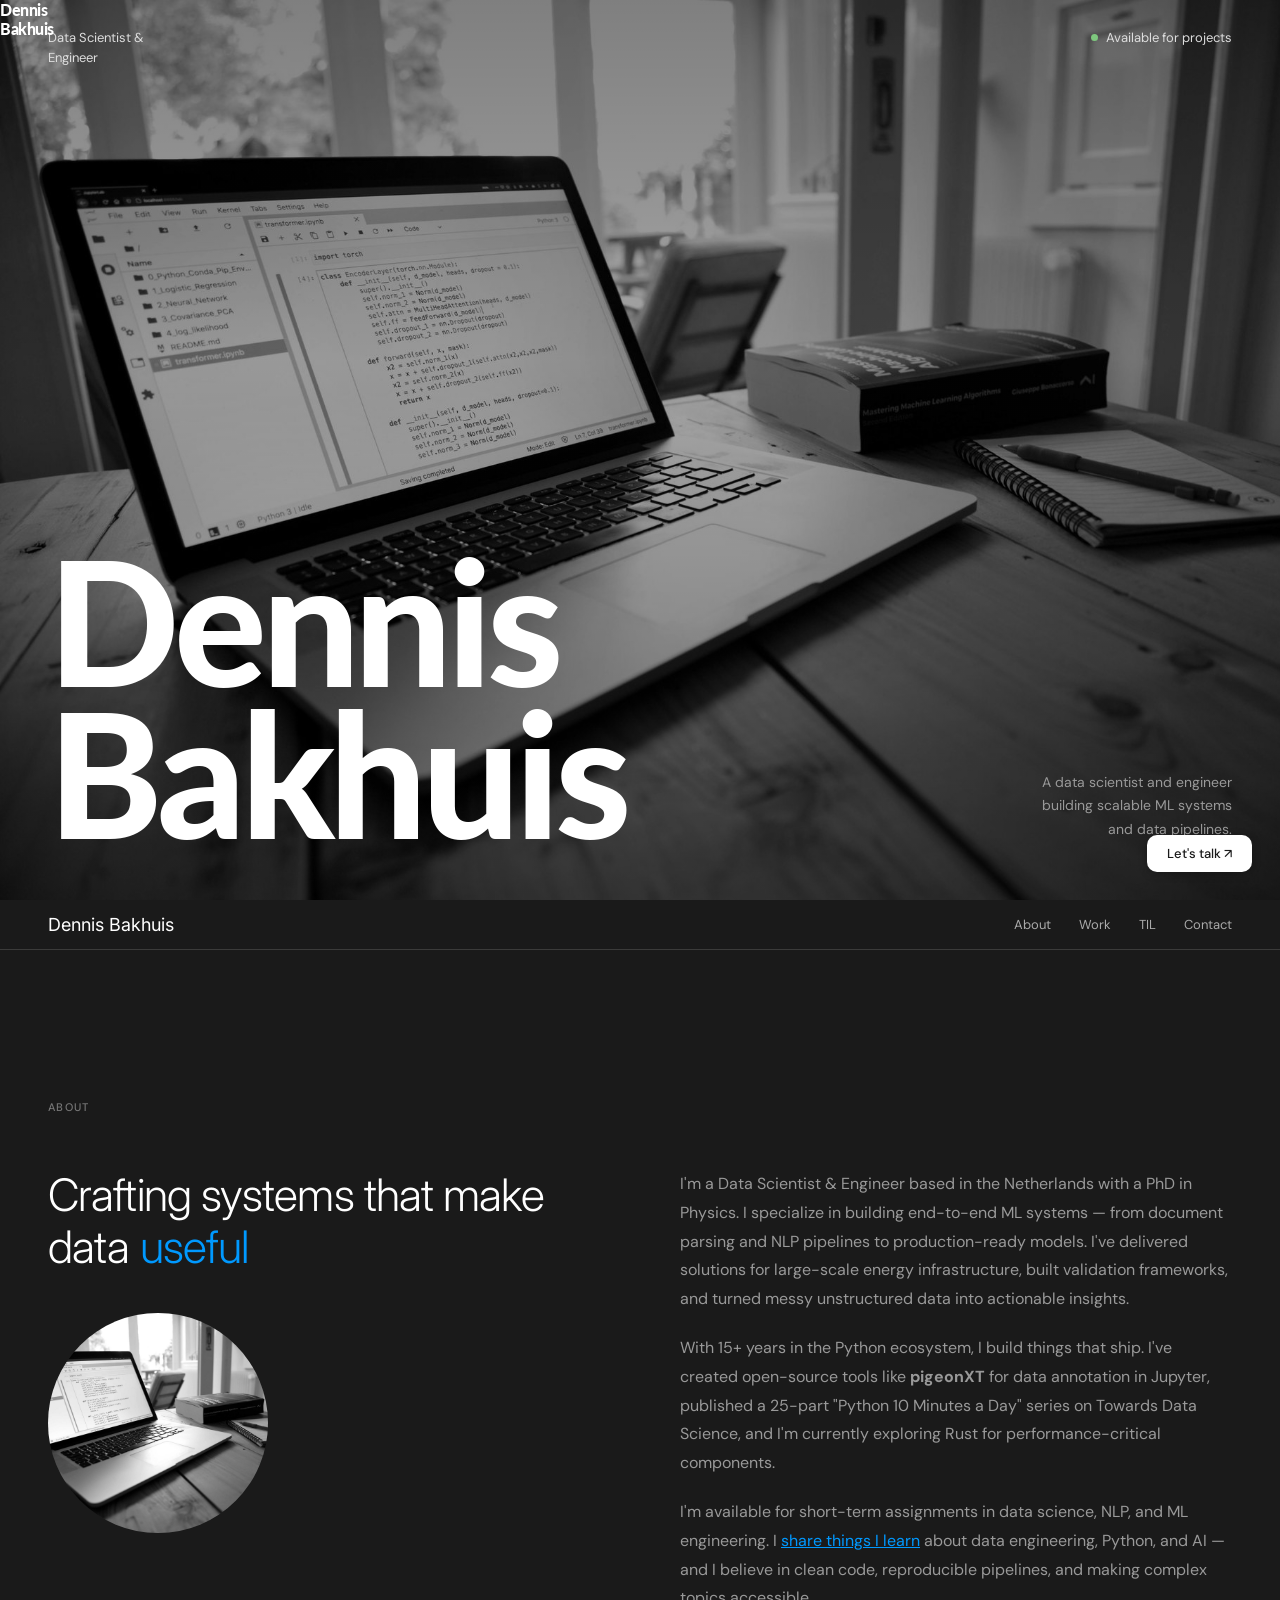
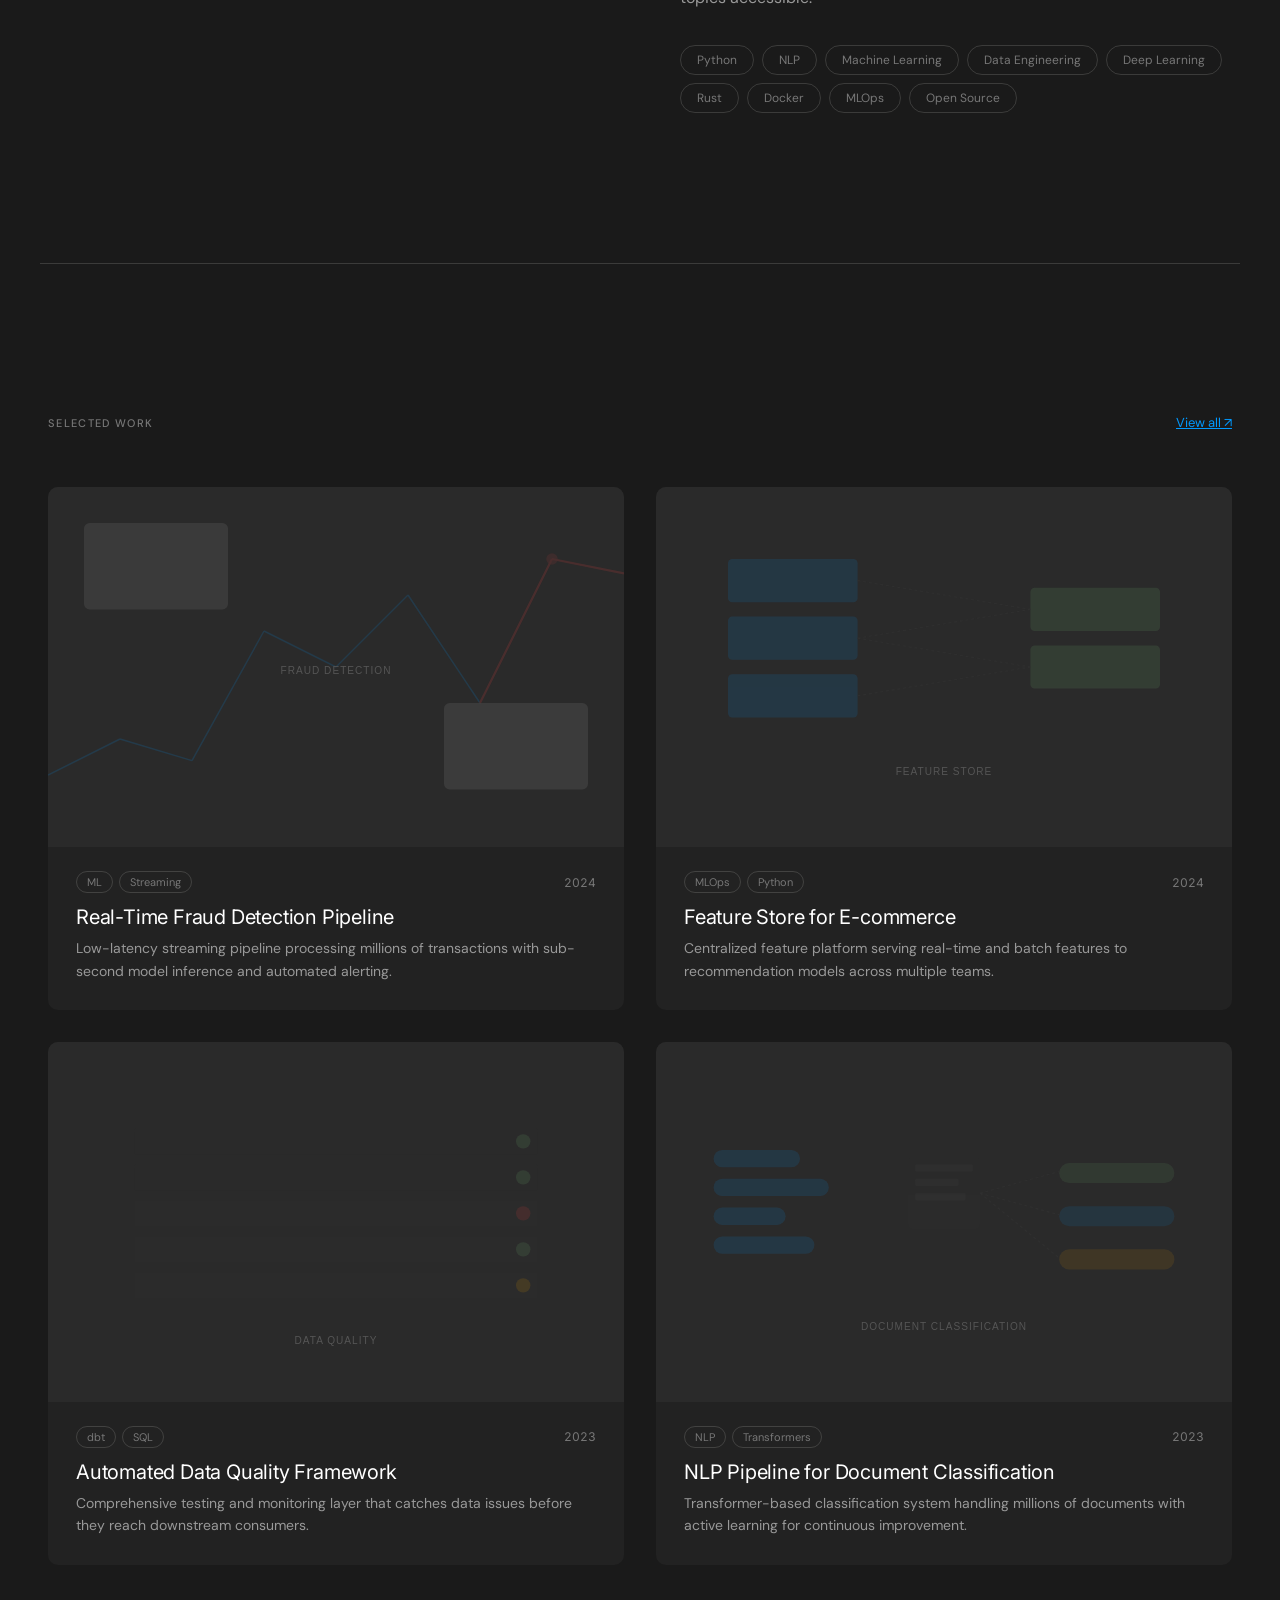
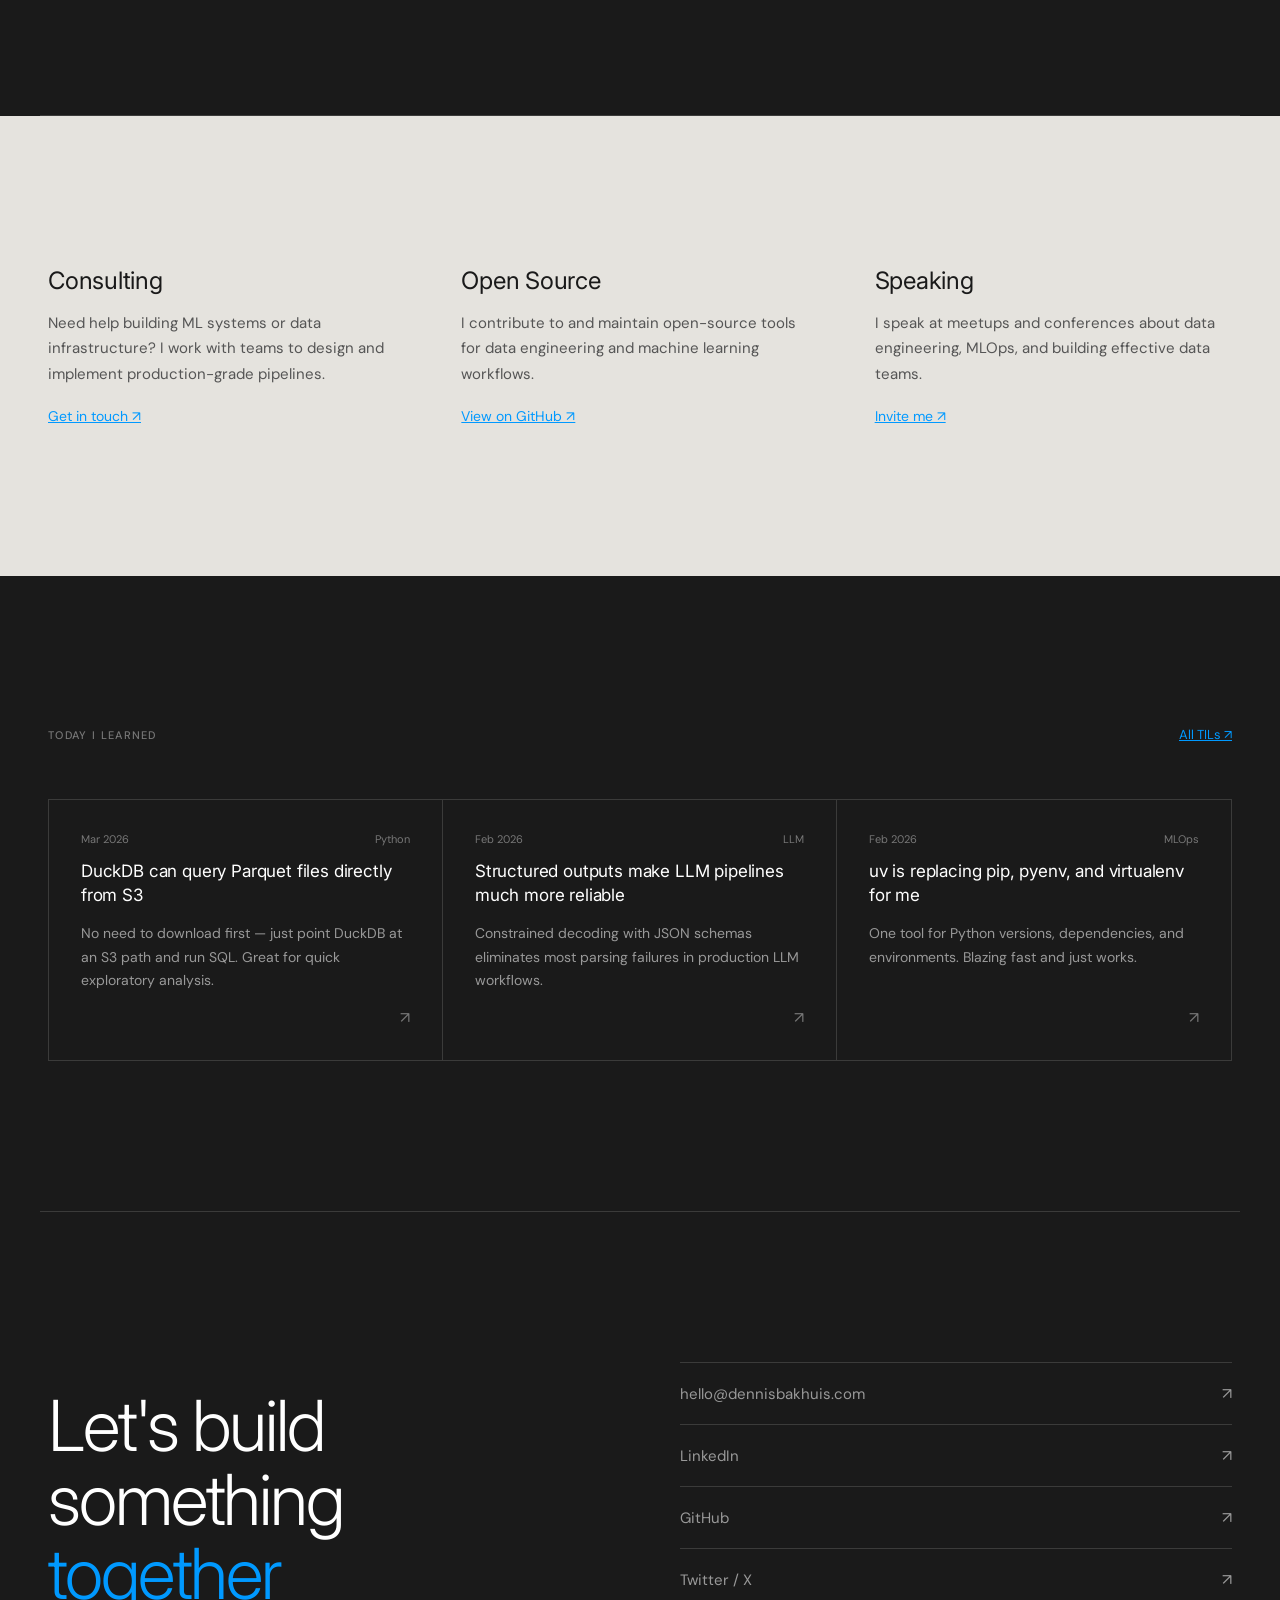
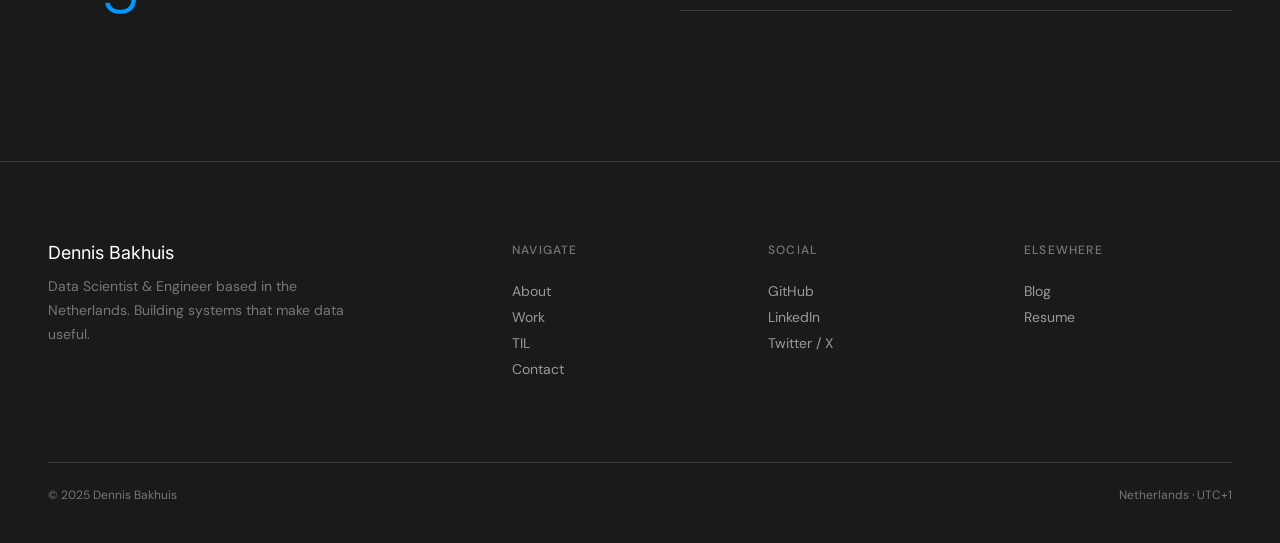
<file: index.html>
<!DOCTYPE html>
<html lang="en">
<head>
  <meta charset="UTF-8">
  <meta name="viewport" content="width=device-width, initial-scale=1.0">
  <title>Dennis Bakhuis</title>
  <link rel="preconnect" href="https://fonts.googleapis.com">
  <link href="https://fonts.googleapis.com/css2?family=DM+Sans:ital,wght@0,300;0,400;0,500;0,600;1,300&family=Inter:wght@300;400;500;600&family=Lato:wght@900&display=swap" rel="stylesheet">

  <style>
    *, *::before, *::after { margin: 0; padding: 0; box-sizing: border-box; }

    :root {
      --bg:      #1a1a1a;
      --bg-alt:  #222;
      --text:    #fff;
      --muted:   #777;
      --dim:     #999;
      --border:  rgba(229, 227, 222, 0.16);
      --accent:  #09f;
      --warm:    #e5e3de;
    }

    html { scroll-behavior: smooth; }

    body {
      background: #000;
      color: var(--text);
      font-family: 'DM Sans', -apple-system, BlinkMacSystemFont, sans-serif;
      -webkit-font-smoothing: antialiased;
      overflow-x: hidden;
    }

    a { color: inherit; text-decoration: none; }

    /* ─────────────────────────────────────────
       INTRO OVERLAY
    ───────────────────────────────────────── */
    .intro {
      position: fixed;
      inset: 0;
      z-index: 300;
      background: #fff;
      display: flex;
      align-items: center;
      justify-content: center;
      pointer-events: none;
      animation: introOut 0.5s ease-in 1.05s forwards;
    }

    .intro-name {
      font-family: 'Lato', sans-serif;
      font-size: clamp(28px, 5.5vw, 80px);
      font-weight: 900;
      letter-spacing: -0.03em;
      color: #111;
    }

    @keyframes introOut {
      to { opacity: 0; visibility: hidden; }
    }

    /* ─────────────────────────────────────────
       HERO
    ───────────────────────────────────────── */
    .hero {
      position: relative;
      height: 100vh;
      overflow: hidden;
      background: #000;
    }

    .strips {
      position: absolute;
      inset: 0;
      display: flex;
      gap: 0;
      z-index: 1;
    }

    .strip {
      flex: 1;
      height: 100%;
      overflow: hidden;
      transform: translateY(100%);
      position: relative;
    }

    .strip-img {
      position: absolute;
      top: 0;
      width: 300%;
      height: 100%;
      background: url('images/bg1.jpg') top left / cover no-repeat;
    }

    .strip:nth-child(1) .strip-img { left: 0; }
    .strip:nth-child(2) .strip-img { left: -100%; }
    .strip:nth-child(3) .strip-img { left: -200%; }

    .strips::after {
      content: '';
      position: absolute;
      inset: 0;
      z-index: 1;
      pointer-events: none;
      background: linear-gradient(
        to bottom,
        rgba(0, 0, 0, 0.5) 0%,
        rgba(0, 0, 0, 0.35) 40%,
        rgba(0, 0, 0, 0.55) 100%
      );
    }

    .strip:nth-child(1) {
      animation: stripUp 1.1s cubic-bezier(0.16, 1, 0.3, 1) 0.7s forwards;
    }
    .strip:nth-child(2) {
      animation: stripUp 1.1s cubic-bezier(0.16, 1, 0.3, 1) 1.15s forwards;
    }
    .strip:nth-child(3) {
      animation: stripUp 1.1s cubic-bezier(0.16, 1, 0.3, 1) 1.6s forwards;
    }

    @keyframes stripUp {
      to { transform: translateY(0); }
    }

    @keyframes stripRight {
      to { transform: translateX(0); }
    }

    /* Portrait: horizontal strips sliding from right to left */
    @media (orientation: portrait) {
      .strips {
        flex-direction: column;
      }
      .strip {
        flex: 1;
        width: 100%;
        height: auto;
        transform: translateX(100%);
      }
      .strip-img {
        width: 100%;
        height: 300%;
        top: 0;
        left: 0 !important;
      }
      .strip:nth-child(1) .strip-img { top: 0; }
      .strip:nth-child(2) .strip-img { top: -100%; }
      .strip:nth-child(3) .strip-img { top: -200%; }
      .strip:nth-child(1) { animation-name: stripRight; }
      .strip:nth-child(2) { animation-name: stripRight; }
      .strip:nth-child(3) { animation-name: stripRight; }
    }

    .hero-inner {
      position: absolute;
      inset: 0;
      z-index: 3;
      display: flex;
      flex-direction: column;
      justify-content: space-between;
      padding: 28px 48px 52px;
      opacity: 0;
      animation: fadeIn 0.8s ease 2.1s forwards;
    }

    @keyframes fadeIn {
      to { opacity: 1; }
    }

    /* ── Floating name (scroll transition) ── */
    .floating-name {
      position: fixed;
      top: 0;
      left: 0;
      z-index: 200;
      font-family: 'Lato', sans-serif;
      font-weight: 900;
      letter-spacing: -0.03em;
      color: var(--text);
      pointer-events: none;
      transform-origin: top left;
      will-change: transform;
      opacity: 0;
      animation: fadeIn 0.8s ease 2.1s forwards;
    }

    .floating-name .fn-line {
      display: block;
      white-space: nowrap;
    }

    body.fn-active .hero-name {
      visibility: hidden;
    }

    body.fn-active .nav-name {
      visibility: hidden;
    }

    /* ── Tittle (dot of "i") flash effect ── */
    .tittle-i {
      position: relative;
      display: inline-block;
    }

    .tittle-i::after {
      content: '';
      position: absolute;
      /* Sit exactly over the tittle dot */
      top: 0.08em;
      left: 50%;
      transform: translateX(-50%);
      width: 0.14em;
      height: 0.14em;
      border-radius: 50%;
      background: rgba(255, 255, 255, 0);
      pointer-events: none;
      opacity: 0;
      transition: none;
    }

    .tittle-i.flash::after {
      animation: tittleFlash 0.5s ease-in-out forwards;
    }

    @keyframes tittleFlash {
      0%   { opacity: 0; background: rgba(255, 255, 255, 0); }
      35%  { opacity: 1; background: rgba(255, 255, 255, 0.55); }
      100% { opacity: 0; background: rgba(255, 255, 255, 0); }
    }

    /* ── Status bar ── */
    .status-bar {
      display: flex;
      justify-content: space-between;
      align-items: flex-start;
      font-size: 13px;
      color: #ddd;
      font-weight: 400;
      line-height: 1.5;
    }

    .status-avail {
      display: flex;
      align-items: center;
      gap: 8px;
      white-space: nowrap;
    }

    .dot {
      width: 7px; height: 7px;
      border-radius: 50%;
      background: #7ec87e;
      flex-shrink: 0;
      animation: pulse 2.5s ease-in-out infinite;
    }

    @keyframes pulse {
      0%, 100% { opacity: 1; }
      50%       { opacity: 0.35; }
    }

    /* ── Bottom: big name + tagline ── */
    .hero-bottom {
      display: flex;
      justify-content: space-between;
      align-items: flex-end;
    }

    .hero-name {
      font-family: 'Lato', sans-serif;
      font-size: clamp(72px, 13.5vw, 218px);
      font-weight: 900;
      line-height: 0.88;
      letter-spacing: -0.03em;
      color: var(--text);
    }

    .hero-tagline {
      font-size: 14px;
      color: var(--dim);
      line-height: 1.7;
      max-width: 280px;
      text-align: right;
      align-self: flex-end;
      margin-bottom: 6px;
    }


    /* ─────────────────────────────────────────
       PAGE
    ───────────────────────────────────────── */
    .page { background: var(--bg); }

    .container {
      max-width: 1200px;
      margin: 0 auto;
    }

    /* ── Sticky nav ── */
    .page-nav {
      position: sticky;
      top: 0;
      z-index: 50;
      background: var(--bg);
      border-bottom: 1px solid var(--border);
      padding: 14px 48px;
      font-size: 13px;
      color: var(--muted);
    }

    .page-nav .container {
      display: flex;
      justify-content: space-between;
      align-items: center;
    }

    .page-nav .nav-name {
      font-weight: 400;
      color: #fff;
      font-size: 1.385em;
      font-family: 'Inter', sans-serif;
    }

    .page-nav .nav-links { display: flex; gap: 28px; }
    .page-nav a { color: #aaa; transition: color 0.2s; }
    .page-nav a:hover { color: var(--text); }

    /* ── Divider ── */
    hr {
      border: none;
      border-top: 1px solid var(--border);
      max-width: 1200px;
      margin: 0 auto;
    }

    /* ── Sections ── */
    section { padding: 150px 48px; }
    section > .container { max-width: 1200px; margin: 0 auto; }

    .label {
      font-size: 11px;
      font-weight: 500;
      letter-spacing: 0.12em;
      text-transform: uppercase;
      color: var(--muted);
      margin-bottom: 56px;
    }

    /* ─────────────────────────────────────────
       ABOUT
    ───────────────────────────────────────── */
    .about-grid {
      display: grid;
      grid-template-columns: 1fr 1fr;
      gap: 80px;
      align-items: start;
    }

    .about-left h2 {
      font-family: 'Inter', sans-serif;
      font-size: clamp(32px, 3.5vw, 56px);
      font-weight: 300;
      line-height: 1.15;
      letter-spacing: -0.02em;
    }

    .about-left h2 span {
      color: var(--accent);
    }

    .about-portrait {
      width: 220px;
      height: 220px;
      border-radius: 50%;
      overflow: hidden;
      margin-top: 40px;
      background: var(--bg-alt);
    }

    .about-portrait img {
      width: 100%;
      height: 100%;
      object-fit: cover;
      filter: grayscale(100%);
    }

    .about-right p {
      font-size: 16px;
      line-height: 1.8;
      color: var(--dim);
      margin-bottom: 20px;
    }

    .about-right p a {
      color: var(--accent);
      text-decoration: underline;
    }

    .skills {
      display: flex;
      flex-wrap: wrap;
      gap: 8px;
      margin-top: 32px;
    }

    .skill {
      font-size: 12px;
      color: var(--muted);
      border: 1px solid var(--border);
      padding: 6px 16px;
      border-radius: 100px;
      transition: border-color 0.2s, color 0.2s;
    }

    .skill:hover {
      border-color: var(--dim);
      color: var(--text);
    }

    /* ─────────────────────────────────────────
       WORK
    ───────────────────────────────────────── */
    .section-header {
      display: flex;
      justify-content: space-between;
      align-items: center;
      margin-bottom: 56px;
    }

    .section-header .label { margin-bottom: 0; }

    .view-all {
      font-size: 13px;
      color: var(--accent);
      text-decoration: underline;
      transition: color 0.2s;
    }

    .view-all:hover { color: var(--text); }

    .work-grid {
      display: grid;
      grid-template-columns: repeat(2, 1fr);
      gap: 32px;
    }

    .work-card {
      background: var(--bg-alt);
      border-radius: 10px;
      overflow: hidden;
      transition: transform 0.3s ease, box-shadow 0.3s ease;
      cursor: pointer;
    }

    .work-card:hover {
      transform: translateY(-4px);
      box-shadow: 0 12px 40px rgba(0,0,0,0.4);
    }

    .work-card-image {
      width: 100%;
      aspect-ratio: 16 / 10;
      overflow: hidden;
    }

    .work-card-image img {
      width: 100%;
      height: 100%;
      object-fit: cover;
      transition: transform 0.4s ease;
    }

    .work-card:hover .work-card-image img {
      transform: scale(1.03);
    }

    .work-card-body {
      padding: 24px 28px 28px;
    }

    .work-card-meta {
      display: flex;
      justify-content: space-between;
      align-items: center;
      margin-bottom: 12px;
    }

    .work-card-meta .chips { display: flex; gap: 6px; }

    .chip {
      font-size: 11px;
      color: var(--muted);
      border: 1px solid var(--border);
      padding: 3px 10px;
      border-radius: 100px;
    }

    .work-card-meta .year {
      font-size: 12px;
      color: var(--muted);
      font-family: 'Inter', monospace;
      font-variant-numeric: tabular-nums;
    }

    .work-card h3 {
      font-family: 'Inter', sans-serif;
      font-size: 20px;
      font-weight: 400;
      letter-spacing: -0.01em;
      margin-bottom: 8px;
    }

    .work-card p {
      font-size: 14px;
      line-height: 1.6;
      color: var(--dim);
    }

    /* ─────────────────────────────────────────
       CTA / HIGHLIGHT SECTION (warm beige)
    ───────────────────────────────────────── */
    .cta-section {
      background: var(--warm);
      color: #1a1a1a;
      padding: 150px 48px;
    }

    .cta-inner {
      max-width: 1200px;
      margin: 0 auto;
      display: grid;
      grid-template-columns: repeat(3, 1fr);
      gap: 56px;
    }

    .cta-card h3 {
      font-family: 'Inter', sans-serif;
      font-size: 24px;
      font-weight: 400;
      letter-spacing: -0.01em;
      margin-bottom: 16px;
    }

    .cta-card p {
      font-size: 15px;
      line-height: 1.7;
      color: #555;
    }

    .cta-card a {
      display: inline-block;
      margin-top: 20px;
      font-size: 14px;
      color: var(--accent);
      text-decoration: underline;
    }

    .cta-card a:hover { color: #1a1a1a; }

    /* ─────────────────────────────────────────
       TIL (TODAY I LEARNED)
    ───────────────────────────────────────── */
    .writing-grid {
      display: grid;
      grid-template-columns: repeat(3, 1fr);
      border: 1px solid var(--border);
    }

    .writing-card {
      padding: 32px;
      display: flex;
      flex-direction: column;
      gap: 14px;
      border-right: 1px solid var(--border);
      cursor: pointer;
      transition: background 0.2s;
    }

    .writing-card:last-child { border-right: none; }
    .writing-card:hover { background: rgba(255,255,255,0.03); }

    .card-meta {
      display: flex;
      justify-content: space-between;
      font-size: 11px;
      color: var(--muted);
    }

    .writing-card h3 {
      font-family: 'Inter', sans-serif;
      font-size: 17px;
      font-weight: 400;
      line-height: 1.4;
      letter-spacing: -0.01em;
    }

    .writing-card p {
      font-size: 14px;
      color: var(--dim);
      line-height: 1.7;
    }

    .card-arrow {
      margin-top: auto;
      font-size: 16px;
      color: var(--muted);
      align-self: flex-end;
      transition: transform 0.2s;
    }

    .writing-card:hover .card-arrow { transform: translate(3px, -3px); }

    /* ─────────────────────────────────────────
       CONTACT
    ───────────────────────────────────────── */
    .contact-grid {
      display: grid;
      grid-template-columns: 1fr 1fr;
      gap: 80px;
      align-items: end;
    }

    .contact-grid h2 {
      font-family: 'Inter', sans-serif;
      font-size: clamp(40px, 5.5vw, 80px);
      font-weight: 300;
      line-height: 1.05;
      letter-spacing: -0.03em;
    }

    .contact-grid h2 span { color: var(--accent); }

    .contact-links { display: flex; flex-direction: column; }

    .contact-link {
      display: flex;
      justify-content: space-between;
      align-items: center;
      padding: 20px 0;
      border-top: 1px solid var(--border);
      font-size: 15px;
      color: var(--dim);
      transition: color 0.2s;
    }

    .contact-link:last-child { border-bottom: 1px solid var(--border); }
    .contact-link:hover { color: var(--text); }

    .contact-link .arrow {
      font-size: 16px;
      transition: transform 0.2s;
    }

    .contact-link:hover .arrow { transform: translate(3px, -3px); }

    /* ─────────────────────────────────────────
       FOOTER
    ───────────────────────────────────────── */
    footer {
      padding: 80px 48px 40px;
      border-top: 1px solid var(--border);
      background: var(--bg);
    }

    footer .container {
      max-width: 1200px;
      margin: 0 auto;
    }

    .footer-top {
      display: grid;
      grid-template-columns: 2fr 1fr 1fr 1fr;
      gap: 48px;
      margin-bottom: 80px;
    }

    .footer-brand h3 {
      font-family: 'Inter', sans-serif;
      font-size: 18px;
      font-weight: 400;
      margin-bottom: 12px;
    }

    .footer-brand p {
      font-size: 14px;
      color: var(--muted);
      line-height: 1.7;
      max-width: 300px;
    }

    .footer-col h4 {
      font-size: 12px;
      font-weight: 500;
      letter-spacing: 0.1em;
      text-transform: uppercase;
      color: var(--muted);
      margin-bottom: 20px;
    }

    .footer-col a {
      display: block;
      font-size: 14px;
      color: var(--dim);
      padding: 4px 0;
      transition: color 0.2s;
    }

    .footer-col a:hover { color: var(--text); }

    .footer-bottom {
      display: flex;
      justify-content: space-between;
      align-items: center;
      padding-top: 24px;
      border-top: 1px solid var(--border);
      font-size: 12px;
      color: var(--muted);
    }

    .footer-bottom a {
      color: var(--accent);
      text-decoration: underline;
    }

    /* ─────────────────────────────────────────
       FIXED CTA BUTTON (bottom-right)
    ───────────────────────────────────────── */
    .fixed-cta {
      position: fixed;
      bottom: 28px;
      right: 28px;
      z-index: 100;
      background: #fff;
      color: #1a1a1a;
      font-size: 13px;
      font-weight: 500;
      padding: 10px 20px;
      border-radius: 10px;
      box-shadow: 0 2px 8px rgba(0,0,0,0.25);
      text-decoration: none;
      transition: transform 0.2s, box-shadow 0.2s;
      opacity: 0;
      animation: fadeIn 0.5s ease 3s forwards;
    }

    .fixed-cta:hover {
      transform: translateY(-2px);
      box-shadow: 0 4px 16px rgba(0,0,0,0.35);
    }

    /* ─────────────────────────────────────────
       SCROLL ANIMATIONS
    ───────────────────────────────────────── */
    .reveal {
      opacity: 0;
      transform: translateY(30px);
      transition: opacity 0.7s ease, transform 0.7s ease;
    }

    .reveal.visible {
      opacity: 1;
      transform: translateY(0);
    }

    /* ─────────────────────────────────────────
       RESPONSIVE
    ───────────────────────────────────────── */
    @media (max-width: 1200px) {
      .work-grid { grid-template-columns: repeat(2, 1fr); }
      .cta-inner { gap: 40px; }
    }

    @media (max-width: 810px) {
      section { padding: 100px 32px; }
      .cta-section { padding: 100px 32px; }
      hr { margin: 0 auto; }
      .page-nav { padding: 14px 32px; }
      .page-nav .nav-links { display: none; }
      .hero-inner { padding: 24px 32px 44px; }

      .about-grid { grid-template-columns: 1fr; gap: 40px; }
      .work-grid { grid-template-columns: 1fr; }
      .writing-grid { grid-template-columns: 1fr; }
      .writing-card { border-right: none; border-bottom: 1px solid var(--border); }
      .writing-card:last-child { border-bottom: none; }
      .contact-grid { grid-template-columns: 1fr; gap: 40px; }
      .cta-inner { grid-template-columns: 1fr; gap: 48px; }
      .footer-top { grid-template-columns: 1fr 1fr; gap: 40px; }
    }

    @media (max-width: 600px) {
      .hero-inner { padding: 20px 24px 40px; }
      .hero-name  { font-size: clamp(52px, 14vw, 100px); }
      .hero-tagline { display: none; }

      section { padding: 80px 24px; }
      .cta-section { padding: 80px 24px; }
      hr { margin: 0 auto; }
      .page-nav { padding: 14px 24px; }

      .footer-top { grid-template-columns: 1fr; gap: 32px; }
      footer { padding: 48px 24px 32px; }
      .footer-bottom { flex-direction: column; gap: 8px; }

      .fixed-cta { bottom: 16px; right: 16px; }
    }
  </style>
</head>
<body>

  <!-- ── Intro overlay ── -->
  <div class="intro">
    <span class="intro-name">Dennis Bakhuis</span>
  </div>

  <!-- ── Hero ── -->
  <div class="hero">
    <div class="strips">
      <div class="strip"><div class="strip-img"></div></div>
      <div class="strip"><div class="strip-img"></div></div>
      <div class="strip"><div class="strip-img"></div></div>
    </div>

    <div class="hero-inner">
      <div class="status-bar">
        <span class="status-role">Data Scientist &amp;<br>Engineer</span>
        <span class="status-avail"><span class="dot"></span>Available for projects</span>
      </div>

      <div class="hero-bottom">
        <h1 class="hero-name">Dennis<br>Bakhuis</h1>
        <p class="hero-tagline">A data scientist and engineer<br>building scalable ML systems<br>and data pipelines.</p>
      </div>
    </div>

  </div>

  <!-- ── Floating name for scroll transition ── -->
  <div class="floating-name">
    <span class="fn-line fn-line1">Denn<span class="tittle-i">i</span>s</span>
    <span class="fn-line fn-line2">Bakhu<span class="tittle-i">i</span>s</span>
  </div>

  <!-- ── Page content ── -->
  <div class="page">

    <nav class="page-nav">
      <div class="container">
        <span class="nav-name">Dennis Bakhuis</span>
        <div class="nav-links">
          <a href="#about">About</a>
          <a href="#work">Work</a>
          <a href="#til">TIL</a>
          <a href="#contact">Contact</a>
        </div>
      </div>
    </nav>

    <!-- ── About ── -->
    <section id="about">
      <div class="container">
      <div class="label reveal">About</div>
      <div class="about-grid">
        <div class="about-left reveal">
          <h2>Crafting systems that make data <span>useful</span></h2>
          <div class="about-portrait">
            <img src="images/bg1.jpg" alt="Dennis Bakhuis">
          </div>
        </div>
        <div class="about-right reveal">
          <p>I'm a Data Scientist &amp; Engineer based in the Netherlands with a PhD in Physics. I specialize in building end-to-end ML systems — from document parsing and NLP pipelines to production-ready models. I've delivered solutions for large-scale energy infrastructure, built validation frameworks, and turned messy unstructured data into actionable insights.</p>
          <p>With 15+ years in the Python ecosystem, I build things that ship. I've created open-source tools like <strong>pigeonXT</strong> for data annotation in Jupyter, published a 25-part "Python 10 Minutes a Day" series on Towards Data Science, and I'm currently exploring Rust for performance-critical components.</p>
          <p>I'm available for short-term assignments in data science, NLP, and ML engineering. I <a href="#til">share things I learn</a> about data engineering, Python, and AI — and I believe in clean code, reproducible pipelines, and making complex topics accessible.</p>
          <div class="skills">
            <span class="skill">Python</span>
            <span class="skill">NLP</span>
            <span class="skill">Machine Learning</span>
            <span class="skill">Data Engineering</span>
            <span class="skill">Deep Learning</span>
            <span class="skill">Rust</span>
            <span class="skill">Docker</span>
            <span class="skill">MLOps</span>
            <span class="skill">Open Source</span>
          </div>
        </div>
      </div>
      </div>
    </section>

    <hr>

    <!-- ── Work ── -->
    <section id="work">
      <div class="container">
      <div class="section-header reveal">
        <div class="label">Selected Work</div>
        <a href="#" class="view-all">View all ↗</a>
      </div>
      <div class="work-grid">
        <div class="work-card reveal">
          <div class="work-card-image">
            <img src="images/work-fraud.svg" alt="Fraud Detection Pipeline">
          </div>
          <div class="work-card-body">
            <div class="work-card-meta">
              <div class="chips"><span class="chip">ML</span><span class="chip">Streaming</span></div>
              <span class="year">2024</span>
            </div>
            <h3>Real-Time Fraud Detection Pipeline</h3>
            <p>Low-latency streaming pipeline processing millions of transactions with sub-second model inference and automated alerting.</p>
          </div>
        </div>
        <div class="work-card reveal">
          <div class="work-card-image">
            <img src="images/work-features.svg" alt="Feature Store">
          </div>
          <div class="work-card-body">
            <div class="work-card-meta">
              <div class="chips"><span class="chip">MLOps</span><span class="chip">Python</span></div>
              <span class="year">2024</span>
            </div>
            <h3>Feature Store for E-commerce</h3>
            <p>Centralized feature platform serving real-time and batch features to recommendation models across multiple teams.</p>
          </div>
        </div>
        <div class="work-card reveal">
          <div class="work-card-image">
            <img src="images/work-quality.svg" alt="Data Quality Framework">
          </div>
          <div class="work-card-body">
            <div class="work-card-meta">
              <div class="chips"><span class="chip">dbt</span><span class="chip">SQL</span></div>
              <span class="year">2023</span>
            </div>
            <h3>Automated Data Quality Framework</h3>
            <p>Comprehensive testing and monitoring layer that catches data issues before they reach downstream consumers.</p>
          </div>
        </div>
        <div class="work-card reveal">
          <div class="work-card-image">
            <img src="images/work-nlp.svg" alt="NLP Pipeline">
          </div>
          <div class="work-card-body">
            <div class="work-card-meta">
              <div class="chips"><span class="chip">NLP</span><span class="chip">Transformers</span></div>
              <span class="year">2023</span>
            </div>
            <h3>NLP Pipeline for Document Classification</h3>
            <p>Transformer-based classification system handling millions of documents with active learning for continuous improvement.</p>
          </div>
        </div>
      </div>
      </div>
    </section>

    <hr>

    <!-- ── CTA / Highlight section (warm beige) ── -->
    <div class="cta-section">
      <div class="cta-inner">
        <div class="cta-card reveal">
          <h3>Consulting</h3>
          <p>Need help building ML systems or data infrastructure? I work with teams to design and implement production-grade pipelines.</p>
          <a href="#contact">Get in touch ↗</a>
        </div>
        <div class="cta-card reveal">
          <h3>Open Source</h3>
          <p>I contribute to and maintain open-source tools for data engineering and machine learning workflows.</p>
          <a href="https://github.com/dennisbakhuis" target="_blank" rel="noopener">View on GitHub ↗</a>
        </div>
        <div class="cta-card reveal">
          <h3>Speaking</h3>
          <p>I speak at meetups and conferences about data engineering, MLOps, and building effective data teams.</p>
          <a href="#contact">Invite me ↗</a>
        </div>
      </div>
    </div>

    <!-- ── TIL (Today I Learned) ── -->
    <section id="til">
      <div class="container">
      <div class="section-header reveal">
        <div class="label">Today I Learned</div>
        <a href="#" class="view-all">All TILs ↗</a>
      </div>
      <div class="writing-grid reveal">
        <div class="writing-card">
          <div class="card-meta"><span>Mar 2026</span><span>Python</span></div>
          <h3>DuckDB can query Parquet files directly from S3</h3>
          <p>No need to download first — just point DuckDB at an S3 path and run SQL. Great for quick exploratory analysis.</p>
          <span class="card-arrow">↗</span>
        </div>
        <div class="writing-card">
          <div class="card-meta"><span>Feb 2026</span><span>LLM</span></div>
          <h3>Structured outputs make LLM pipelines much more reliable</h3>
          <p>Constrained decoding with JSON schemas eliminates most parsing failures in production LLM workflows.</p>
          <span class="card-arrow">↗</span>
        </div>
        <div class="writing-card">
          <div class="card-meta"><span>Feb 2026</span><span>MLOps</span></div>
          <h3>uv is replacing pip, pyenv, and virtualenv for me</h3>
          <p>One tool for Python versions, dependencies, and environments. Blazing fast and just works.</p>
          <span class="card-arrow">↗</span>
        </div>
      </div>
      </div>
    </section>

    <hr>

    <!-- ── Contact ── -->
    <section id="contact">
      <div class="container">
      <div class="contact-grid reveal">
        <h2>Let's build<br>something<br><span>together</span></h2>
        <div class="contact-links">
          <a class="contact-link" href="mailto:hello@dennisbakhuis.com">
            <span>hello@dennisbakhuis.com</span><span class="arrow">↗</span>
          </a>
          <a class="contact-link" href="https://linkedin.com/in/dennisbakhuis" target="_blank" rel="noopener">
            <span>LinkedIn</span><span class="arrow">↗</span>
          </a>
          <a class="contact-link" href="https://github.com/dennisbakhuis" target="_blank" rel="noopener">
            <span>GitHub</span><span class="arrow">↗</span>
          </a>
          <a class="contact-link" href="https://twitter.com/dennisbakhuis" target="_blank" rel="noopener">
            <span>Twitter / X</span><span class="arrow">↗</span>
          </a>
        </div>
      </div>
      </div>
    </section>

    <!-- ── Footer ── -->
    <footer>
      <div class="container">
      <div class="footer-top">
        <div class="footer-brand">
          <h3>Dennis Bakhuis</h3>
          <p>Data Scientist & Engineer based in the Netherlands. Building systems that make data useful.</p>
        </div>
        <div class="footer-col">
          <h4>Navigate</h4>
          <a href="#about">About</a>
          <a href="#work">Work</a>
          <a href="#til">TIL</a>
          <a href="#contact">Contact</a>
        </div>
        <div class="footer-col">
          <h4>Social</h4>
          <a href="https://github.com/dennisbakhuis" target="_blank" rel="noopener">GitHub</a>
          <a href="https://linkedin.com/in/dennisbakhuis" target="_blank" rel="noopener">LinkedIn</a>
          <a href="https://twitter.com/dennisbakhuis" target="_blank" rel="noopener">Twitter / X</a>
        </div>
        <div class="footer-col">
          <h4>Elsewhere</h4>
          <a href="#">Blog</a>
          <a href="#">Resume</a>
        </div>
      </div>
      <div class="footer-bottom">
        <span>© 2025 Dennis Bakhuis</span>
        <span>Netherlands · UTC+1</span>
      </div>
      </div>
    </footer>

  </div>

  <!-- ── Fixed CTA button ── -->
  <a class="fixed-cta" href="#contact">Let's talk ↗</a>

  <!-- ── Scripts ── -->
  <script>
    // Remove intro overlay after animation finishes (prevents replays on hot-reload)
    (function() {
      var intro = document.querySelector('.intro');
      if (intro) {
        intro.addEventListener('animationend', function() {
          intro.remove();
        });
      }
    })();

    // Clock

    // Scroll reveal
    const observer = new IntersectionObserver((entries) => {
      entries.forEach(entry => {
        if (entry.isIntersecting) {
          entry.target.classList.add('visible');
        }
      });
    }, { threshold: 0.1 });

    document.querySelectorAll('.reveal').forEach(el => observer.observe(el));

    // Floating name scroll transition
    (function() {
      var floating = document.querySelector('.floating-name');
      var line1 = floating.querySelector('.fn-line1');
      var line2 = floating.querySelector('.fn-line2');
      var heroName = document.querySelector('.hero-name');
      var hero = document.querySelector('.hero');
      var pageNav = document.querySelector('.page-nav');

      var heroStartX, heroStartY, heroFS, navEndX, navEndY;
      var navLine1W, heroH;
      var ticking = false, active = false;

      function measure() {
        var scroll = window.scrollY;
        var hRect = heroName.getBoundingClientRect();
        heroStartX = hRect.left;
        heroStartY = hRect.top + scroll;
        heroFS = parseFloat(getComputedStyle(heroName).fontSize);
        heroH = hero.offsetHeight;

        var navNameEl = pageNav.querySelector('.nav-name');
        var navNameRect = navNameEl.getBoundingClientRect();
        var navRect = pageNav.getBoundingClientRect();
        navEndX = navNameRect.left;
        // Offset of nav-name within the nav — this is the correct Y when nav is sticky at top=0
        navEndY = navNameRect.top - navRect.top;

        // Measure line1 text width at nav font size (18px)
        // Temporarily use inline so offsetWidth reflects actual text, not container
        line1.style.display = 'inline';
        floating.style.fontSize = '18px';
        navLine1W = line1.getBoundingClientRect().width;
        floating.style.fontSize = heroFS + 'px';
        line1.style.display = '';
      }

      function init() {
        measure();
        document.body.classList.add('fn-active');
        active = true;
        update();
      }

      function lerp(a, b, t) { return a + (b - a) * t; }

      function update() {
        if (!active) return;
        var scrollY = window.scrollY;
        var raw = Math.min(Math.max(scrollY / heroH, 0), 1);
        var t = raw * raw * (3 - 2 * raw); // smoothstep ease-in-out

        // Position
        var naturalY = heroStartY - scrollY;
        var x = lerp(heroStartX, navEndX, t);
        var y = Math.max(lerp(naturalY, navEndY, t), navEndY);
        var fs = lerp(heroFS, 18, t);
        var lh = lerp(0.88, 1.2, t);

        floating.style.transform = 'translate(' + x + 'px,' + y + 'px)';
        floating.style.fontSize = fs + 'px';
        floating.style.lineHeight = lh;
        floating.style.fontWeight = 400;

        // Color stays white throughout
        floating.style.color = '#fff';

        // Line2: stacked (two lines) → inline (one line)
        var line1W = navLine1W * (fs / 18);
        var spaceW = fs * 0.22;
        var currentLH = fs * lh;
        line2.style.transform = 'translate(' + (t * (line1W + spaceW)) + 'px,' + (-t * currentLH) + 'px)';
      }

      window.addEventListener('scroll', function() {
        if (!ticking) {
          requestAnimationFrame(function() {
            update();
            ticking = false;
          });
          ticking = true;
        }
      });

      var resizeTimer;
      window.addEventListener('resize', function() {
        clearTimeout(resizeTimer);
        resizeTimer = setTimeout(function() {
          measure();
          update();
        }, 150);
      });

      // Init when hero-inner starts fading in (matches fadeIn animation timing)
      setTimeout(init, 2100);
    })();

    // ── Tittle flash effect on the "i" dots ──
    (function() {
      var tittles = document.querySelectorAll('.tittle-i');

      function flash() {
        tittles.forEach(function(el, i) {
          // Stagger the two i's slightly
          setTimeout(function() {
            el.classList.remove('flash');
            // Force reflow to restart animation
            void el.offsetWidth;
            el.classList.add('flash');
            el.addEventListener('animationend', function handler() {
              el.classList.remove('flash');
              el.removeEventListener('animationend', handler);
            });
          }, i * 150);
        });
      }
      setTimeout(flash, 3000);
      setInterval(flash, 15000);
    })();
  </script>

</body>
</html>
</file>
